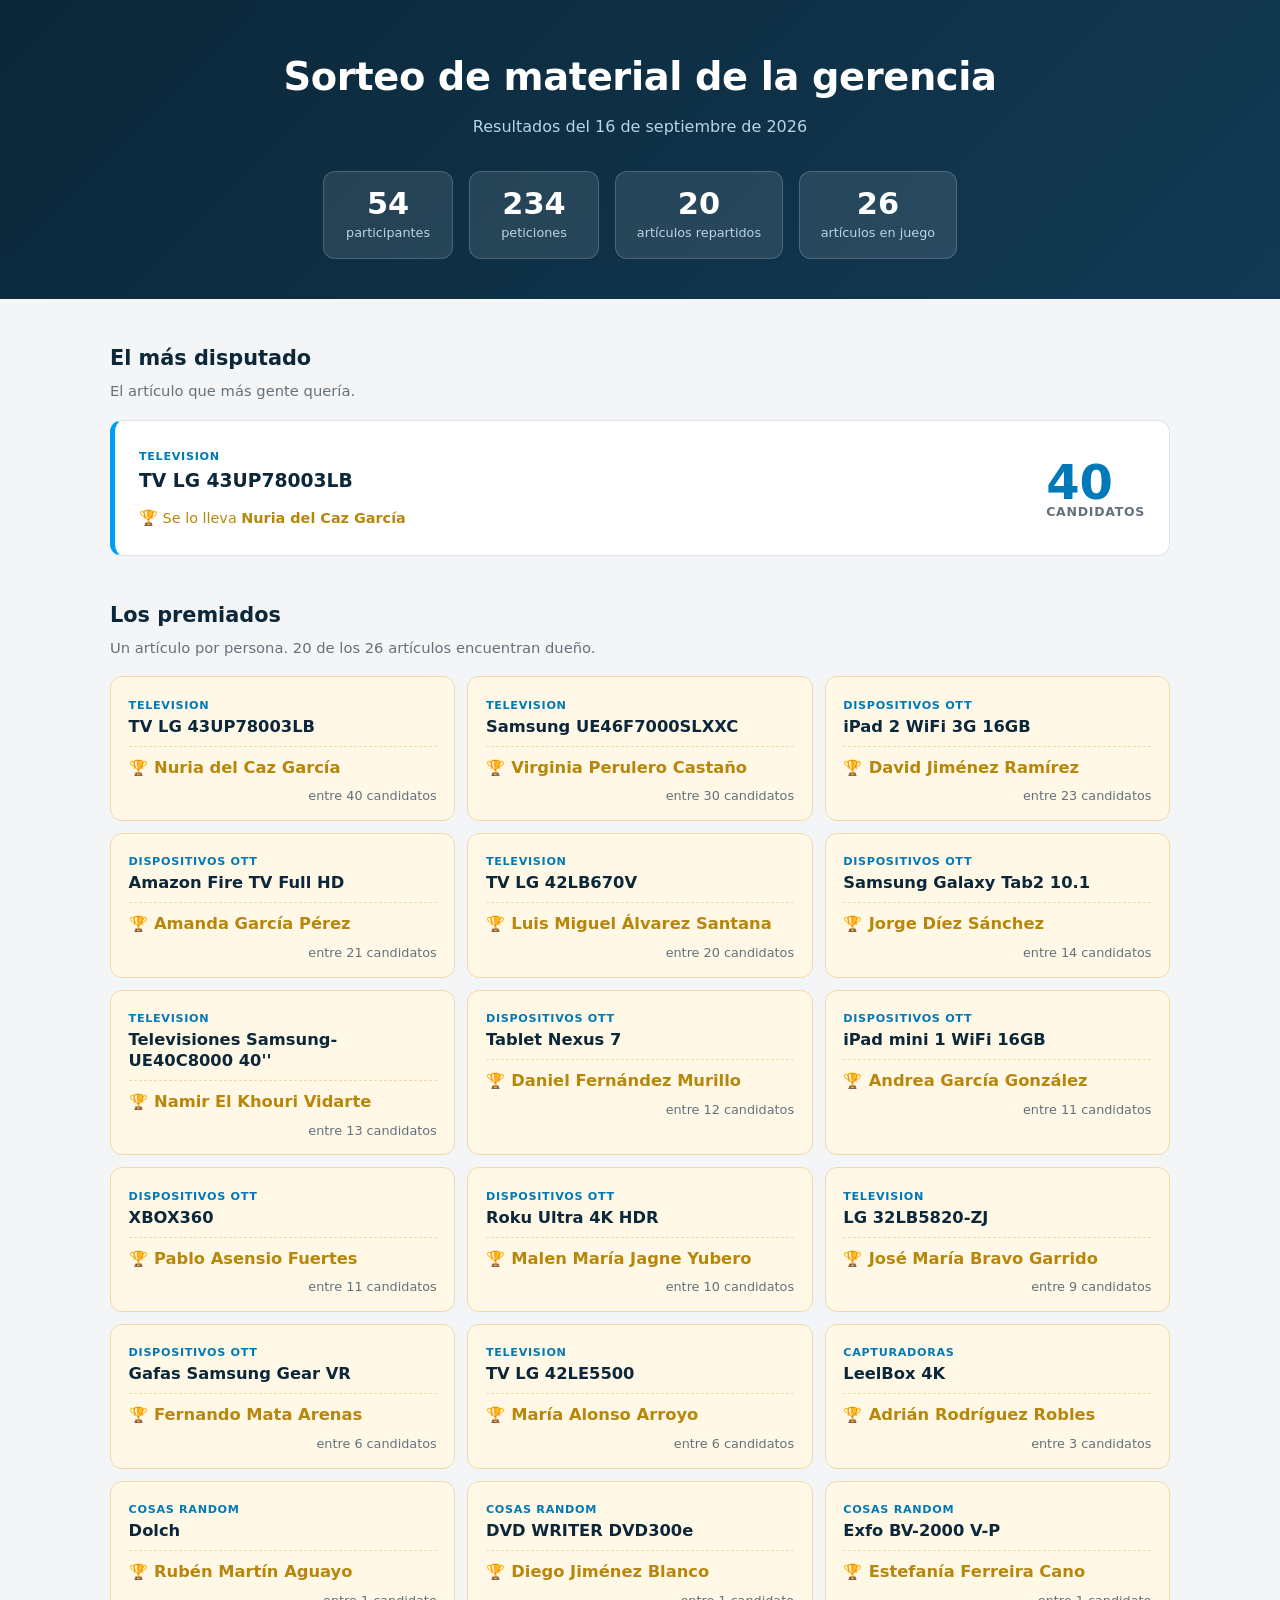
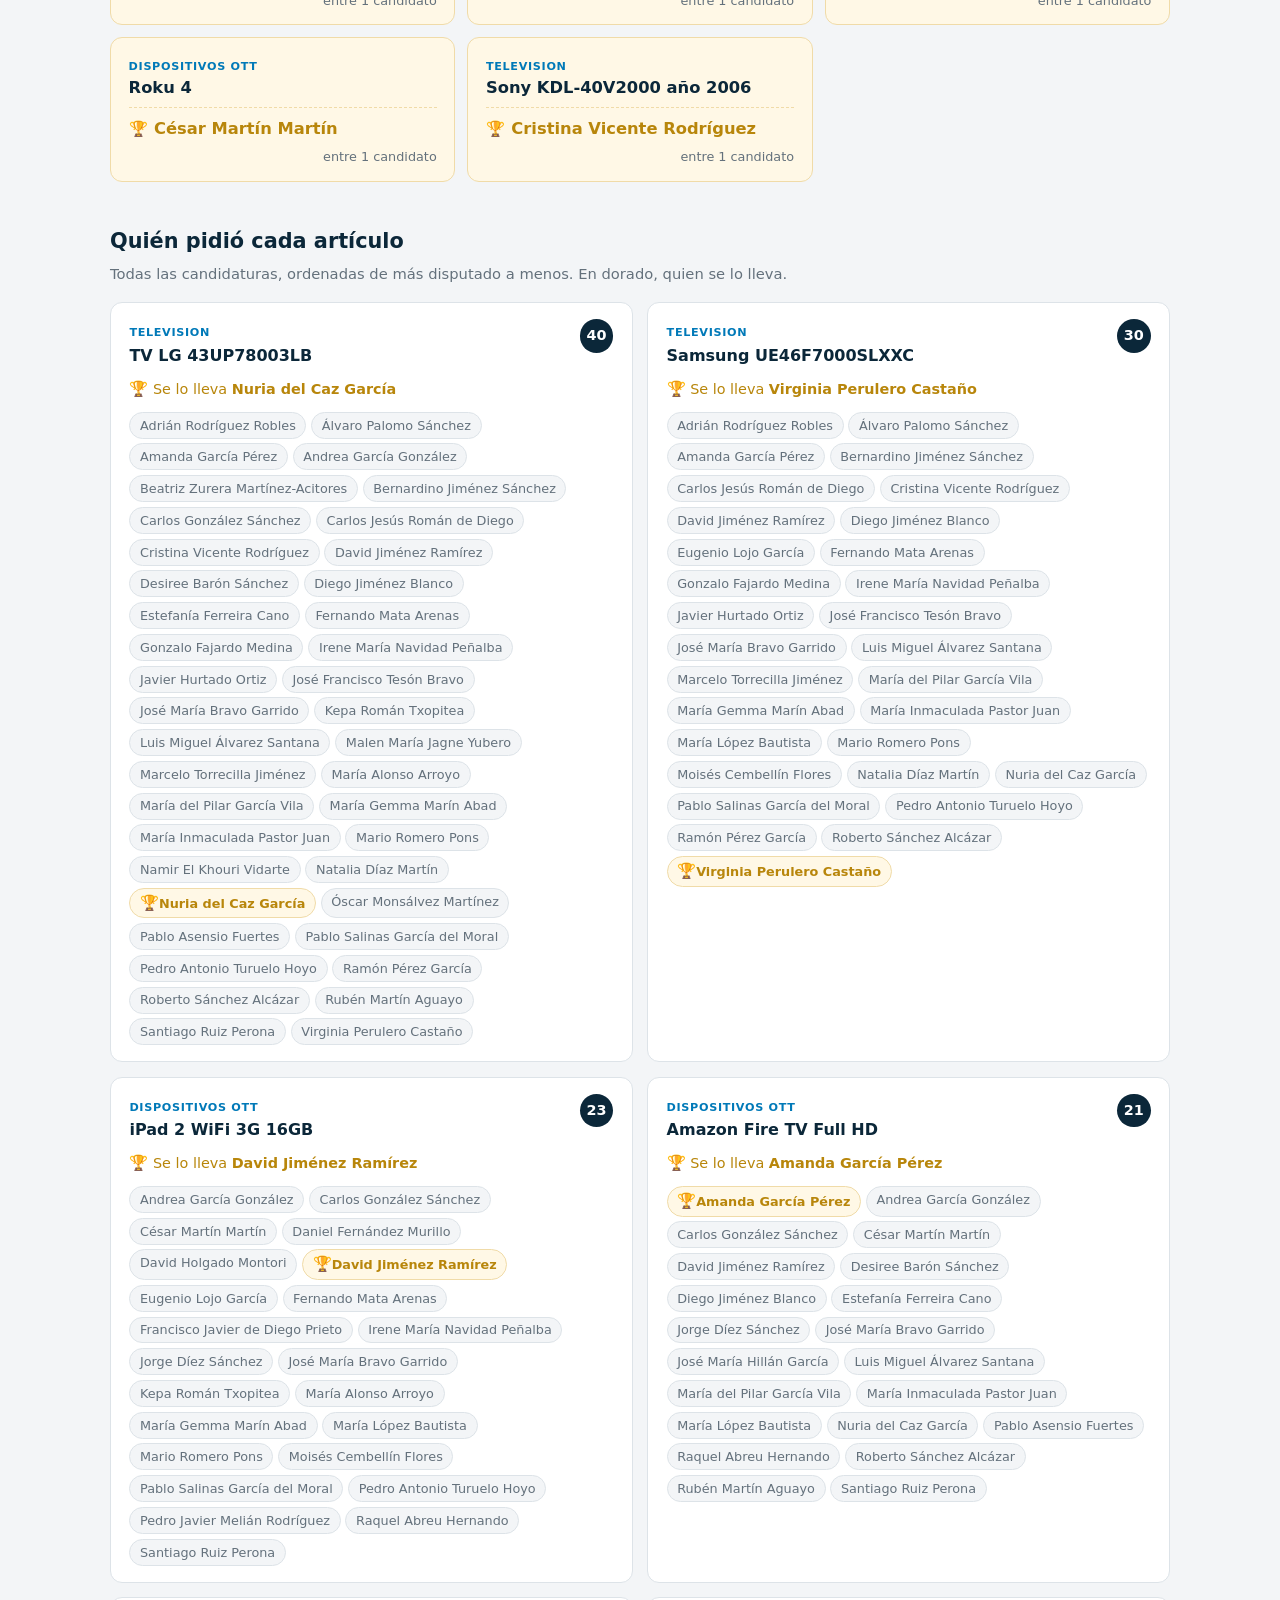
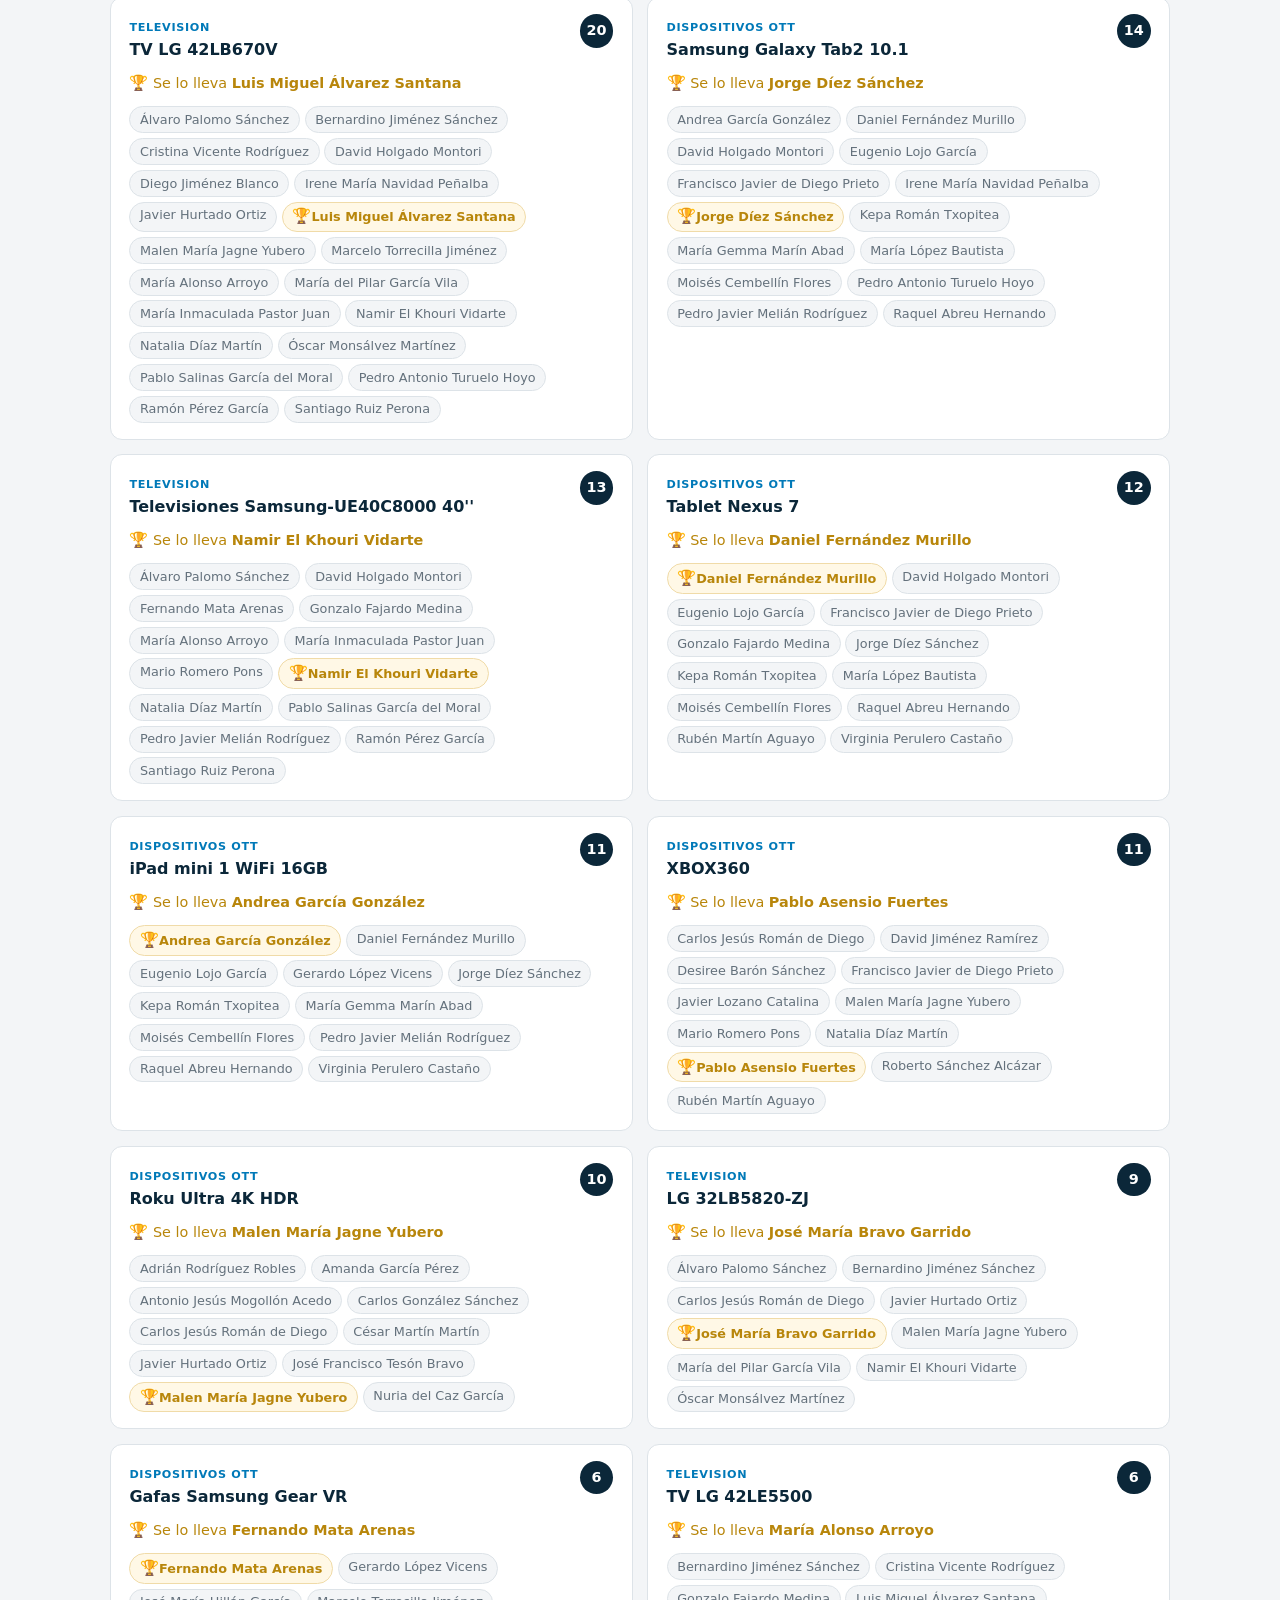
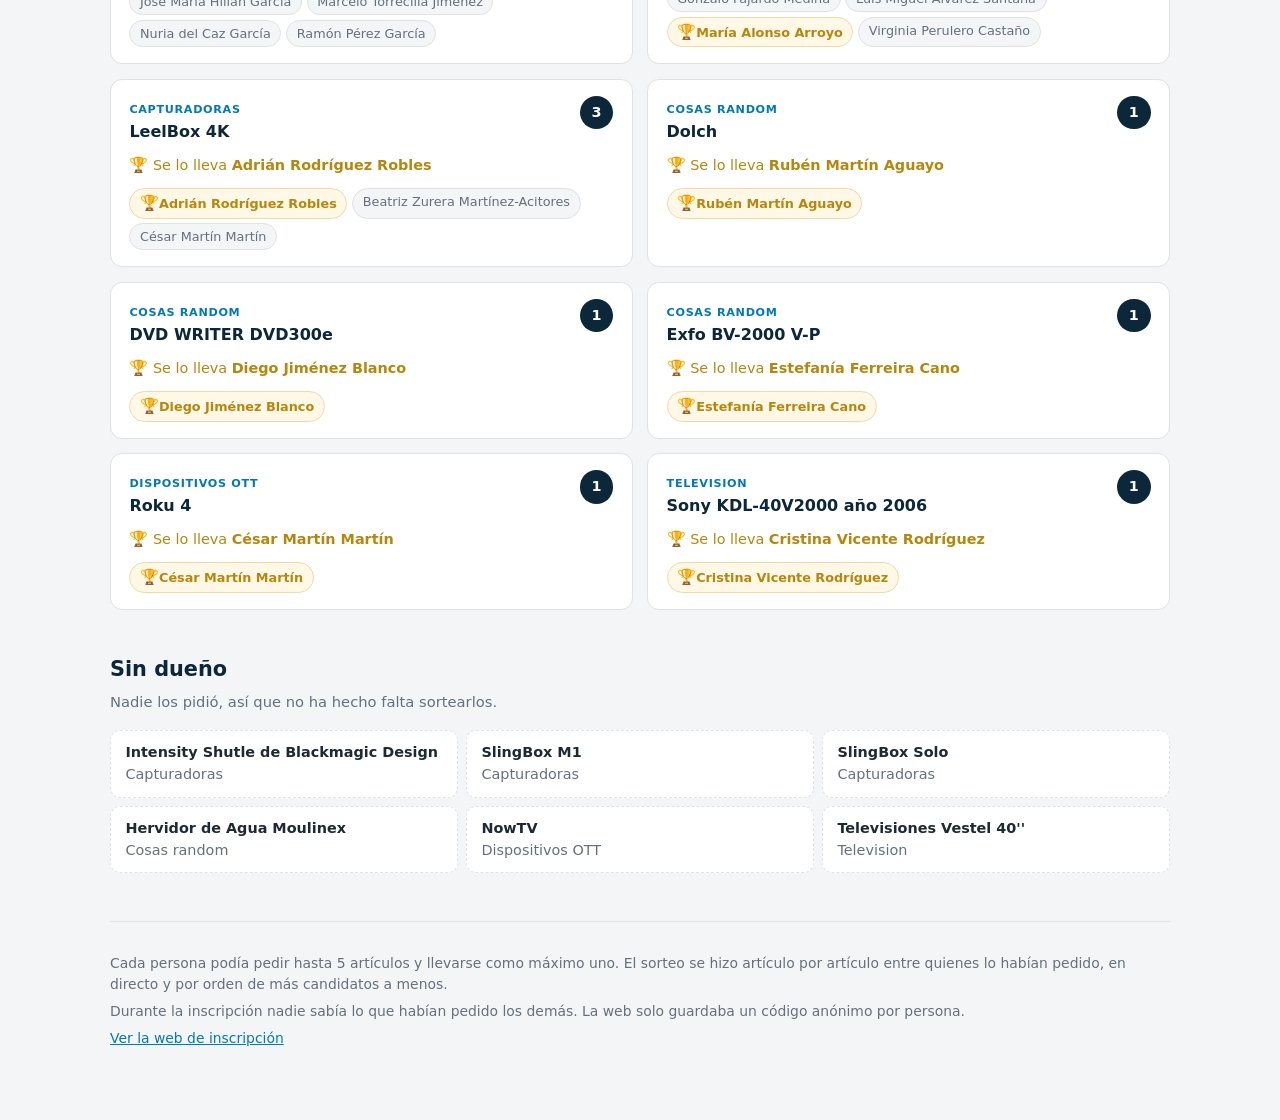
<file: index.html>
<!DOCTYPE html>
<html lang="es">
<head>
<meta charset="utf-8">
<meta name="viewport" content="width=device-width, initial-scale=1">
<meta name="robots" content="noindex, nofollow">
<title>Resultados del sorteo de material · Gerencia Movistar+</title>
<style>
:root{
  --blue:#0b2739; --accent:#019df4; --accent-dark:#0079b8;
  --gold:#b8860b; --gold-bg:#fff8e6; --gold-line:#f0dba8;
  --bg:#f3f5f7; --card:#fff; --text:#1d2a33; --muted:#64717c; --border:#dde3e8;
}
*{box-sizing:border-box}
body{margin:0;background:var(--bg);color:var(--text);line-height:1.5;
  font-family:system-ui,-apple-system,"Segoe UI",Roboto,sans-serif}
.wrap{max-width:1100px;margin:0 auto;padding:0 1.25rem 4rem}
h1,h2,h3{color:var(--blue);margin:0}
a{color:var(--accent-dark)}

/* Cabecera */
.hero{background:linear-gradient(135deg,var(--blue),#123a54);color:#fff;padding:3rem 1.25rem 2.5rem;text-align:center}
.hero h1{color:#fff;font-size:clamp(1.6rem,4vw,2.4rem);letter-spacing:-.01em}
.hero p{margin:.6rem 0 0;color:#b9d4e6}
.cifras{display:flex;flex-wrap:wrap;justify-content:center;gap:1rem;margin:2rem auto 0;max-width:820px}
.cifra{background:rgba(255,255,255,.1);border:1px solid rgba(255,255,255,.18);border-radius:12px;
  padding:.9rem 1.3rem;min-width:130px}
.cifra b{display:block;font-size:1.9rem;color:#fff;line-height:1.1}
.cifra span{font-size:.8rem;color:#b9d4e6}

section{margin-top:2.75rem}
section>h2{font-size:1.3rem;margin-bottom:.35rem}
section>.sub{color:var(--muted);margin:0 0 1.1rem;font-size:.92rem}

/* Más disputado */
.destacado{background:var(--card);border:1px solid var(--border);border-left:5px solid var(--accent);
  border-radius:12px;padding:1.4rem 1.5rem;display:flex;flex-wrap:wrap;gap:1.25rem;align-items:center;justify-content:space-between}
.destacado .n{font-size:3rem;font-weight:700;color:var(--accent-dark);line-height:1}
.destacado .n span{display:block;font-size:.78rem;font-weight:600;color:var(--muted);text-transform:uppercase;letter-spacing:.06em}

/* Premiados */
.premios{list-style:none;padding:0;margin:0;display:grid;gap:.75rem;
  grid-template-columns:repeat(auto-fill,minmax(330px,1fr))}
.premio{background:var(--gold-bg);border:1px solid var(--gold-line);border-radius:12px;padding:.9rem 1.1rem;
  display:flex;flex-direction:column;gap:.55rem}
.premio-obj h3{font-size:1.02rem;line-height:1.3}
.premio-quien{display:flex;align-items:baseline;gap:.4rem;flex-wrap:wrap;
  border-top:1px dashed var(--gold-line);padding-top:.55rem}
.premio-quien strong{color:var(--gold);font-size:1.02rem}
.entre{color:var(--muted);font-size:.8rem;margin-left:auto}
.corona{font-size:.95rem}

/* Detalle por artículo */
.detalles{display:grid;gap:.9rem;grid-template-columns:repeat(auto-fill,minmax(420px,1fr))}
.detalle{background:var(--card);border:1px solid var(--border);border-radius:12px;padding:1rem 1.15rem}
.detalle header{display:flex;justify-content:space-between;align-items:flex-start;gap:.75rem}
.detalle h3{font-size:1rem;line-height:1.3;margin-top:.15rem}
.contador{background:var(--blue);color:#fff;border-radius:999px;min-width:2.1rem;height:2.1rem;
  display:inline-flex;align-items:center;justify-content:center;font-weight:700;font-size:.9rem;flex:none}
.cat{font-size:.7rem;font-weight:700;text-transform:uppercase;letter-spacing:.06em;color:var(--accent-dark)}
.ganador-linea{margin:.7rem 0 .2rem;font-size:.9rem;color:var(--gold)}
.ganador-linea strong{color:var(--gold)}
.chips{list-style:none;display:flex;flex-wrap:wrap;gap:.3rem;padding:0;margin:.7rem 0 0}
.chip{background:var(--bg);border:1px solid var(--border);border-radius:999px;padding:.18rem .6rem;font-size:.8rem;color:var(--muted)}
.chip.ganador{background:var(--gold-bg);border-color:var(--gold-line);color:var(--gold);font-weight:600}

/* Desiertos */
.desiertos{list-style:none;padding:0;margin:0;display:grid;gap:.5rem;grid-template-columns:repeat(auto-fill,minmax(280px,1fr))}
.desiertos li{background:var(--card);border:1px dashed var(--border);border-radius:10px;padding:.7rem .9rem;color:var(--muted);font-size:.9rem}
.desiertos b{display:block;color:var(--text);font-weight:600}

footer{margin-top:3rem;padding-top:1.5rem;border-top:1px solid var(--border);color:var(--muted);font-size:.87rem}
footer p{margin:.4rem 0}

@media (max-width:640px){
  .detalles,.premios{grid-template-columns:1fr}
  .cifra{min-width:104px;padding:.7rem .9rem}
  .cifra b{font-size:1.5rem}
}
</style>
</head>
<body>

<div class="hero">
  <h1>Sorteo de material de la gerencia</h1>
  <p>Resultados del 16 de septiembre de 2026</p>
  <div class="cifras">
    <div class="cifra"><b>54</b><span>participantes</span></div>
    <div class="cifra"><b>234</b><span>peticiones</span></div>
    <div class="cifra"><b>20</b><span>artículos repartidos</span></div>
    <div class="cifra"><b>26</b><span>artículos en juego</span></div>
  </div>
</div>

<div class="wrap">

  <section>
    <h2>El más disputado</h2>
    <p class="sub">El artículo que más gente quería.</p>
    <div class="destacado">
      <div>
        <span class="cat">Television</span>
        <h3>TV LG 43UP78003LB</h3>
        <p class="ganador-linea"><span class="corona">🏆</span> Se lo lleva <strong>Nuria del Caz García</strong></p>
      </div>
      <div class="n">40<span>candidatos</span></div>
    </div>
  </section>

  <section>
    <h2>Los premiados</h2>
    <p class="sub">Un artículo por persona. 20 de los 26 artículos encuentran dueño.</p>
    <ul class="premios">

        <li class="premio">
          <div class="premio-obj">
            <span class="cat">Television</span>
            <h3>TV LG 43UP78003LB</h3>
          </div>
          <div class="premio-quien">
            <span class="corona">🏆</span>
            <strong>Nuria del Caz García</strong>
            <span class="entre">entre 40 candidatos</span>
          </div>
        </li>

        <li class="premio">
          <div class="premio-obj">
            <span class="cat">Television</span>
            <h3>Samsung UE46F7000SLXXC</h3>
          </div>
          <div class="premio-quien">
            <span class="corona">🏆</span>
            <strong>Virginia Perulero Castaño</strong>
            <span class="entre">entre 30 candidatos</span>
          </div>
        </li>

        <li class="premio">
          <div class="premio-obj">
            <span class="cat">Dispositivos OTT</span>
            <h3>iPad 2 WiFi 3G 16GB</h3>
          </div>
          <div class="premio-quien">
            <span class="corona">🏆</span>
            <strong>David Jiménez Ramírez</strong>
            <span class="entre">entre 23 candidatos</span>
          </div>
        </li>

        <li class="premio">
          <div class="premio-obj">
            <span class="cat">Dispositivos OTT</span>
            <h3>Amazon Fire TV Full HD</h3>
          </div>
          <div class="premio-quien">
            <span class="corona">🏆</span>
            <strong>Amanda García Pérez</strong>
            <span class="entre">entre 21 candidatos</span>
          </div>
        </li>

        <li class="premio">
          <div class="premio-obj">
            <span class="cat">Television</span>
            <h3>TV LG 42LB670V</h3>
          </div>
          <div class="premio-quien">
            <span class="corona">🏆</span>
            <strong>Luis Miguel Álvarez Santana</strong>
            <span class="entre">entre 20 candidatos</span>
          </div>
        </li>

        <li class="premio">
          <div class="premio-obj">
            <span class="cat">Dispositivos OTT</span>
            <h3>Samsung Galaxy Tab2 10.1</h3>
          </div>
          <div class="premio-quien">
            <span class="corona">🏆</span>
            <strong>Jorge Díez Sánchez</strong>
            <span class="entre">entre 14 candidatos</span>
          </div>
        </li>

        <li class="premio">
          <div class="premio-obj">
            <span class="cat">Television</span>
            <h3>Televisiones Samsung-UE40C8000 40&#39;&#39;</h3>
          </div>
          <div class="premio-quien">
            <span class="corona">🏆</span>
            <strong>Namir El Khouri Vidarte</strong>
            <span class="entre">entre 13 candidatos</span>
          </div>
        </li>

        <li class="premio">
          <div class="premio-obj">
            <span class="cat">Dispositivos OTT</span>
            <h3>Tablet Nexus 7</h3>
          </div>
          <div class="premio-quien">
            <span class="corona">🏆</span>
            <strong>Daniel Fernández Murillo</strong>
            <span class="entre">entre 12 candidatos</span>
          </div>
        </li>

        <li class="premio">
          <div class="premio-obj">
            <span class="cat">Dispositivos OTT</span>
            <h3>iPad mini 1 WiFi 16GB</h3>
          </div>
          <div class="premio-quien">
            <span class="corona">🏆</span>
            <strong>Andrea García González</strong>
            <span class="entre">entre 11 candidatos</span>
          </div>
        </li>

        <li class="premio">
          <div class="premio-obj">
            <span class="cat">Dispositivos OTT</span>
            <h3>XBOX360</h3>
          </div>
          <div class="premio-quien">
            <span class="corona">🏆</span>
            <strong>Pablo Asensio Fuertes</strong>
            <span class="entre">entre 11 candidatos</span>
          </div>
        </li>

        <li class="premio">
          <div class="premio-obj">
            <span class="cat">Dispositivos OTT</span>
            <h3>Roku Ultra 4K HDR</h3>
          </div>
          <div class="premio-quien">
            <span class="corona">🏆</span>
            <strong>Malen María Jagne Yubero</strong>
            <span class="entre">entre 10 candidatos</span>
          </div>
        </li>

        <li class="premio">
          <div class="premio-obj">
            <span class="cat">Television</span>
            <h3>LG 32LB5820-ZJ</h3>
          </div>
          <div class="premio-quien">
            <span class="corona">🏆</span>
            <strong>José María Bravo Garrido</strong>
            <span class="entre">entre 9 candidatos</span>
          </div>
        </li>

        <li class="premio">
          <div class="premio-obj">
            <span class="cat">Dispositivos OTT</span>
            <h3>Gafas Samsung Gear VR</h3>
          </div>
          <div class="premio-quien">
            <span class="corona">🏆</span>
            <strong>Fernando Mata Arenas</strong>
            <span class="entre">entre 6 candidatos</span>
          </div>
        </li>

        <li class="premio">
          <div class="premio-obj">
            <span class="cat">Television</span>
            <h3>TV LG 42LE5500</h3>
          </div>
          <div class="premio-quien">
            <span class="corona">🏆</span>
            <strong>María Alonso Arroyo</strong>
            <span class="entre">entre 6 candidatos</span>
          </div>
        </li>

        <li class="premio">
          <div class="premio-obj">
            <span class="cat">Capturadoras</span>
            <h3>LeelBox 4K</h3>
          </div>
          <div class="premio-quien">
            <span class="corona">🏆</span>
            <strong>Adrián Rodríguez Robles</strong>
            <span class="entre">entre 3 candidatos</span>
          </div>
        </li>

        <li class="premio">
          <div class="premio-obj">
            <span class="cat">Cosas random</span>
            <h3>Dolch</h3>
          </div>
          <div class="premio-quien">
            <span class="corona">🏆</span>
            <strong>Rubén Martín Aguayo</strong>
            <span class="entre">entre 1 candidato</span>
          </div>
        </li>

        <li class="premio">
          <div class="premio-obj">
            <span class="cat">Cosas random</span>
            <h3>DVD WRITER DVD300e</h3>
          </div>
          <div class="premio-quien">
            <span class="corona">🏆</span>
            <strong>Diego Jiménez Blanco</strong>
            <span class="entre">entre 1 candidato</span>
          </div>
        </li>

        <li class="premio">
          <div class="premio-obj">
            <span class="cat">Cosas random</span>
            <h3>Exfo BV-2000 V-P</h3>
          </div>
          <div class="premio-quien">
            <span class="corona">🏆</span>
            <strong>Estefanía Ferreira Cano</strong>
            <span class="entre">entre 1 candidato</span>
          </div>
        </li>

        <li class="premio">
          <div class="premio-obj">
            <span class="cat">Dispositivos OTT</span>
            <h3>Roku 4</h3>
          </div>
          <div class="premio-quien">
            <span class="corona">🏆</span>
            <strong>César Martín Martín</strong>
            <span class="entre">entre 1 candidato</span>
          </div>
        </li>

        <li class="premio">
          <div class="premio-obj">
            <span class="cat">Television</span>
            <h3>Sony KDL-40V2000 año 2006</h3>
          </div>
          <div class="premio-quien">
            <span class="corona">🏆</span>
            <strong>Cristina Vicente Rodríguez</strong>
            <span class="entre">entre 1 candidato</span>
          </div>
        </li>
    </ul>
  </section>

  <section>
    <h2>Quién pidió cada artículo</h2>
    <p class="sub">Todas las candidaturas, ordenadas de más disputado a menos. En dorado, quien se lo lleva.</p>
    <div class="detalles">

        <article class="detalle">
          <header>
            <div>
              <span class="cat">Television</span>
              <h3>TV LG 43UP78003LB</h3>
            </div>
            <span class="contador">40</span>
          </header>
          <p class="ganador-linea"><span class="corona">🏆</span> Se lo lleva <strong>Nuria del Caz García</strong></p>
          <ul class="chips"><li class="chip">Adrián Rodríguez Robles</li><li class="chip">Álvaro Palomo Sánchez</li><li class="chip">Amanda García Pérez</li><li class="chip">Andrea García González</li><li class="chip">Beatriz Zurera Martínez-Acitores</li><li class="chip">Bernardino Jiménez Sánchez</li><li class="chip">Carlos González Sánchez</li><li class="chip">Carlos Jesús Román de Diego</li><li class="chip">Cristina Vicente Rodríguez</li><li class="chip">David Jiménez Ramírez</li><li class="chip">Desiree Barón Sánchez</li><li class="chip">Diego Jiménez Blanco</li><li class="chip">Estefanía Ferreira Cano</li><li class="chip">Fernando Mata Arenas</li><li class="chip">Gonzalo Fajardo Medina</li><li class="chip">Irene María Navidad Peñalba</li><li class="chip">Javier Hurtado Ortiz</li><li class="chip">José Francisco Tesón Bravo</li><li class="chip">José María Bravo Garrido</li><li class="chip">Kepa Román Txopitea</li><li class="chip">Luis Miguel Álvarez Santana</li><li class="chip">Malen María Jagne Yubero</li><li class="chip">Marcelo Torrecilla Jiménez</li><li class="chip">María Alonso Arroyo</li><li class="chip">María del Pilar García Vila</li><li class="chip">María Gemma Marín Abad</li><li class="chip">María Inmaculada Pastor Juan</li><li class="chip">Mario Romero Pons</li><li class="chip">Namir El Khouri Vidarte</li><li class="chip">Natalia Díaz Martín</li><li class="chip ganador"><span class="corona">🏆</span>Nuria del Caz García</li><li class="chip">Óscar Monsálvez Martínez</li><li class="chip">Pablo Asensio Fuertes</li><li class="chip">Pablo Salinas García del Moral</li><li class="chip">Pedro Antonio Turuelo Hoyo</li><li class="chip">Ramón Pérez García</li><li class="chip">Roberto Sánchez Alcázar</li><li class="chip">Rubén Martín Aguayo</li><li class="chip">Santiago Ruiz Perona</li><li class="chip">Virginia Perulero Castaño</li></ul>
        </article>

        <article class="detalle">
          <header>
            <div>
              <span class="cat">Television</span>
              <h3>Samsung UE46F7000SLXXC</h3>
            </div>
            <span class="contador">30</span>
          </header>
          <p class="ganador-linea"><span class="corona">🏆</span> Se lo lleva <strong>Virginia Perulero Castaño</strong></p>
          <ul class="chips"><li class="chip">Adrián Rodríguez Robles</li><li class="chip">Álvaro Palomo Sánchez</li><li class="chip">Amanda García Pérez</li><li class="chip">Bernardino Jiménez Sánchez</li><li class="chip">Carlos Jesús Román de Diego</li><li class="chip">Cristina Vicente Rodríguez</li><li class="chip">David Jiménez Ramírez</li><li class="chip">Diego Jiménez Blanco</li><li class="chip">Eugenio Lojo García</li><li class="chip">Fernando Mata Arenas</li><li class="chip">Gonzalo Fajardo Medina</li><li class="chip">Irene María Navidad Peñalba</li><li class="chip">Javier Hurtado Ortiz</li><li class="chip">José Francisco Tesón Bravo</li><li class="chip">José María Bravo Garrido</li><li class="chip">Luis Miguel Álvarez Santana</li><li class="chip">Marcelo Torrecilla Jiménez</li><li class="chip">María del Pilar García Vila</li><li class="chip">María Gemma Marín Abad</li><li class="chip">María Inmaculada Pastor Juan</li><li class="chip">María López Bautista</li><li class="chip">Mario Romero Pons</li><li class="chip">Moisés Cembellín Flores</li><li class="chip">Natalia Díaz Martín</li><li class="chip">Nuria del Caz García</li><li class="chip">Pablo Salinas García del Moral</li><li class="chip">Pedro Antonio Turuelo Hoyo</li><li class="chip">Ramón Pérez García</li><li class="chip">Roberto Sánchez Alcázar</li><li class="chip ganador"><span class="corona">🏆</span>Virginia Perulero Castaño</li></ul>
        </article>

        <article class="detalle">
          <header>
            <div>
              <span class="cat">Dispositivos OTT</span>
              <h3>iPad 2 WiFi 3G 16GB</h3>
            </div>
            <span class="contador">23</span>
          </header>
          <p class="ganador-linea"><span class="corona">🏆</span> Se lo lleva <strong>David Jiménez Ramírez</strong></p>
          <ul class="chips"><li class="chip">Andrea García González</li><li class="chip">Carlos González Sánchez</li><li class="chip">César Martín Martín</li><li class="chip">Daniel Fernández Murillo</li><li class="chip">David Holgado Montori</li><li class="chip ganador"><span class="corona">🏆</span>David Jiménez Ramírez</li><li class="chip">Eugenio Lojo García</li><li class="chip">Fernando Mata Arenas</li><li class="chip">Francisco Javier de Diego Prieto</li><li class="chip">Irene María Navidad Peñalba</li><li class="chip">Jorge Díez Sánchez</li><li class="chip">José María Bravo Garrido</li><li class="chip">Kepa Román Txopitea</li><li class="chip">María Alonso Arroyo</li><li class="chip">María Gemma Marín Abad</li><li class="chip">María López Bautista</li><li class="chip">Mario Romero Pons</li><li class="chip">Moisés Cembellín Flores</li><li class="chip">Pablo Salinas García del Moral</li><li class="chip">Pedro Antonio Turuelo Hoyo</li><li class="chip">Pedro Javier Melián Rodríguez</li><li class="chip">Raquel Abreu Hernando</li><li class="chip">Santiago Ruiz Perona</li></ul>
        </article>

        <article class="detalle">
          <header>
            <div>
              <span class="cat">Dispositivos OTT</span>
              <h3>Amazon Fire TV Full HD</h3>
            </div>
            <span class="contador">21</span>
          </header>
          <p class="ganador-linea"><span class="corona">🏆</span> Se lo lleva <strong>Amanda García Pérez</strong></p>
          <ul class="chips"><li class="chip ganador"><span class="corona">🏆</span>Amanda García Pérez</li><li class="chip">Andrea García González</li><li class="chip">Carlos González Sánchez</li><li class="chip">César Martín Martín</li><li class="chip">David Jiménez Ramírez</li><li class="chip">Desiree Barón Sánchez</li><li class="chip">Diego Jiménez Blanco</li><li class="chip">Estefanía Ferreira Cano</li><li class="chip">Jorge Díez Sánchez</li><li class="chip">José María Bravo Garrido</li><li class="chip">José María Hillán García</li><li class="chip">Luis Miguel Álvarez Santana</li><li class="chip">María del Pilar García Vila</li><li class="chip">María Inmaculada Pastor Juan</li><li class="chip">María López Bautista</li><li class="chip">Nuria del Caz García</li><li class="chip">Pablo Asensio Fuertes</li><li class="chip">Raquel Abreu Hernando</li><li class="chip">Roberto Sánchez Alcázar</li><li class="chip">Rubén Martín Aguayo</li><li class="chip">Santiago Ruiz Perona</li></ul>
        </article>

        <article class="detalle">
          <header>
            <div>
              <span class="cat">Television</span>
              <h3>TV LG 42LB670V</h3>
            </div>
            <span class="contador">20</span>
          </header>
          <p class="ganador-linea"><span class="corona">🏆</span> Se lo lleva <strong>Luis Miguel Álvarez Santana</strong></p>
          <ul class="chips"><li class="chip">Álvaro Palomo Sánchez</li><li class="chip">Bernardino Jiménez Sánchez</li><li class="chip">Cristina Vicente Rodríguez</li><li class="chip">David Holgado Montori</li><li class="chip">Diego Jiménez Blanco</li><li class="chip">Irene María Navidad Peñalba</li><li class="chip">Javier Hurtado Ortiz</li><li class="chip ganador"><span class="corona">🏆</span>Luis Miguel Álvarez Santana</li><li class="chip">Malen María Jagne Yubero</li><li class="chip">Marcelo Torrecilla Jiménez</li><li class="chip">María Alonso Arroyo</li><li class="chip">María del Pilar García Vila</li><li class="chip">María Inmaculada Pastor Juan</li><li class="chip">Namir El Khouri Vidarte</li><li class="chip">Natalia Díaz Martín</li><li class="chip">Óscar Monsálvez Martínez</li><li class="chip">Pablo Salinas García del Moral</li><li class="chip">Pedro Antonio Turuelo Hoyo</li><li class="chip">Ramón Pérez García</li><li class="chip">Santiago Ruiz Perona</li></ul>
        </article>

        <article class="detalle">
          <header>
            <div>
              <span class="cat">Dispositivos OTT</span>
              <h3>Samsung Galaxy Tab2 10.1</h3>
            </div>
            <span class="contador">14</span>
          </header>
          <p class="ganador-linea"><span class="corona">🏆</span> Se lo lleva <strong>Jorge Díez Sánchez</strong></p>
          <ul class="chips"><li class="chip">Andrea García González</li><li class="chip">Daniel Fernández Murillo</li><li class="chip">David Holgado Montori</li><li class="chip">Eugenio Lojo García</li><li class="chip">Francisco Javier de Diego Prieto</li><li class="chip">Irene María Navidad Peñalba</li><li class="chip ganador"><span class="corona">🏆</span>Jorge Díez Sánchez</li><li class="chip">Kepa Román Txopitea</li><li class="chip">María Gemma Marín Abad</li><li class="chip">María López Bautista</li><li class="chip">Moisés Cembellín Flores</li><li class="chip">Pedro Antonio Turuelo Hoyo</li><li class="chip">Pedro Javier Melián Rodríguez</li><li class="chip">Raquel Abreu Hernando</li></ul>
        </article>

        <article class="detalle">
          <header>
            <div>
              <span class="cat">Television</span>
              <h3>Televisiones Samsung-UE40C8000 40&#39;&#39;</h3>
            </div>
            <span class="contador">13</span>
          </header>
          <p class="ganador-linea"><span class="corona">🏆</span> Se lo lleva <strong>Namir El Khouri Vidarte</strong></p>
          <ul class="chips"><li class="chip">Álvaro Palomo Sánchez</li><li class="chip">David Holgado Montori</li><li class="chip">Fernando Mata Arenas</li><li class="chip">Gonzalo Fajardo Medina</li><li class="chip">María Alonso Arroyo</li><li class="chip">María Inmaculada Pastor Juan</li><li class="chip">Mario Romero Pons</li><li class="chip ganador"><span class="corona">🏆</span>Namir El Khouri Vidarte</li><li class="chip">Natalia Díaz Martín</li><li class="chip">Pablo Salinas García del Moral</li><li class="chip">Pedro Javier Melián Rodríguez</li><li class="chip">Ramón Pérez García</li><li class="chip">Santiago Ruiz Perona</li></ul>
        </article>

        <article class="detalle">
          <header>
            <div>
              <span class="cat">Dispositivos OTT</span>
              <h3>Tablet Nexus 7</h3>
            </div>
            <span class="contador">12</span>
          </header>
          <p class="ganador-linea"><span class="corona">🏆</span> Se lo lleva <strong>Daniel Fernández Murillo</strong></p>
          <ul class="chips"><li class="chip ganador"><span class="corona">🏆</span>Daniel Fernández Murillo</li><li class="chip">David Holgado Montori</li><li class="chip">Eugenio Lojo García</li><li class="chip">Francisco Javier de Diego Prieto</li><li class="chip">Gonzalo Fajardo Medina</li><li class="chip">Jorge Díez Sánchez</li><li class="chip">Kepa Román Txopitea</li><li class="chip">María López Bautista</li><li class="chip">Moisés Cembellín Flores</li><li class="chip">Raquel Abreu Hernando</li><li class="chip">Rubén Martín Aguayo</li><li class="chip">Virginia Perulero Castaño</li></ul>
        </article>

        <article class="detalle">
          <header>
            <div>
              <span class="cat">Dispositivos OTT</span>
              <h3>iPad mini 1 WiFi 16GB</h3>
            </div>
            <span class="contador">11</span>
          </header>
          <p class="ganador-linea"><span class="corona">🏆</span> Se lo lleva <strong>Andrea García González</strong></p>
          <ul class="chips"><li class="chip ganador"><span class="corona">🏆</span>Andrea García González</li><li class="chip">Daniel Fernández Murillo</li><li class="chip">Eugenio Lojo García</li><li class="chip">Gerardo López Vicens</li><li class="chip">Jorge Díez Sánchez</li><li class="chip">Kepa Román Txopitea</li><li class="chip">María Gemma Marín Abad</li><li class="chip">Moisés Cembellín Flores</li><li class="chip">Pedro Javier Melián Rodríguez</li><li class="chip">Raquel Abreu Hernando</li><li class="chip">Virginia Perulero Castaño</li></ul>
        </article>

        <article class="detalle">
          <header>
            <div>
              <span class="cat">Dispositivos OTT</span>
              <h3>XBOX360</h3>
            </div>
            <span class="contador">11</span>
          </header>
          <p class="ganador-linea"><span class="corona">🏆</span> Se lo lleva <strong>Pablo Asensio Fuertes</strong></p>
          <ul class="chips"><li class="chip">Carlos Jesús Román de Diego</li><li class="chip">David Jiménez Ramírez</li><li class="chip">Desiree Barón Sánchez</li><li class="chip">Francisco Javier de Diego Prieto</li><li class="chip">Javier Lozano Catalina</li><li class="chip">Malen María Jagne Yubero</li><li class="chip">Mario Romero Pons</li><li class="chip">Natalia Díaz Martín</li><li class="chip ganador"><span class="corona">🏆</span>Pablo Asensio Fuertes</li><li class="chip">Roberto Sánchez Alcázar</li><li class="chip">Rubén Martín Aguayo</li></ul>
        </article>

        <article class="detalle">
          <header>
            <div>
              <span class="cat">Dispositivos OTT</span>
              <h3>Roku Ultra 4K HDR</h3>
            </div>
            <span class="contador">10</span>
          </header>
          <p class="ganador-linea"><span class="corona">🏆</span> Se lo lleva <strong>Malen María Jagne Yubero</strong></p>
          <ul class="chips"><li class="chip">Adrián Rodríguez Robles</li><li class="chip">Amanda García Pérez</li><li class="chip">Antonio Jesús Mogollón Acedo</li><li class="chip">Carlos González Sánchez</li><li class="chip">Carlos Jesús Román de Diego</li><li class="chip">César Martín Martín</li><li class="chip">Javier Hurtado Ortiz</li><li class="chip">José Francisco Tesón Bravo</li><li class="chip ganador"><span class="corona">🏆</span>Malen María Jagne Yubero</li><li class="chip">Nuria del Caz García</li></ul>
        </article>

        <article class="detalle">
          <header>
            <div>
              <span class="cat">Television</span>
              <h3>LG 32LB5820-ZJ</h3>
            </div>
            <span class="contador">9</span>
          </header>
          <p class="ganador-linea"><span class="corona">🏆</span> Se lo lleva <strong>José María Bravo Garrido</strong></p>
          <ul class="chips"><li class="chip">Álvaro Palomo Sánchez</li><li class="chip">Bernardino Jiménez Sánchez</li><li class="chip">Carlos Jesús Román de Diego</li><li class="chip">Javier Hurtado Ortiz</li><li class="chip ganador"><span class="corona">🏆</span>José María Bravo Garrido</li><li class="chip">Malen María Jagne Yubero</li><li class="chip">María del Pilar García Vila</li><li class="chip">Namir El Khouri Vidarte</li><li class="chip">Óscar Monsálvez Martínez</li></ul>
        </article>

        <article class="detalle">
          <header>
            <div>
              <span class="cat">Dispositivos OTT</span>
              <h3>Gafas Samsung Gear VR</h3>
            </div>
            <span class="contador">6</span>
          </header>
          <p class="ganador-linea"><span class="corona">🏆</span> Se lo lleva <strong>Fernando Mata Arenas</strong></p>
          <ul class="chips"><li class="chip ganador"><span class="corona">🏆</span>Fernando Mata Arenas</li><li class="chip">Gerardo López Vicens</li><li class="chip">José María Hillán García</li><li class="chip">Marcelo Torrecilla Jiménez</li><li class="chip">Nuria del Caz García</li><li class="chip">Ramón Pérez García</li></ul>
        </article>

        <article class="detalle">
          <header>
            <div>
              <span class="cat">Television</span>
              <h3>TV LG 42LE5500</h3>
            </div>
            <span class="contador">6</span>
          </header>
          <p class="ganador-linea"><span class="corona">🏆</span> Se lo lleva <strong>María Alonso Arroyo</strong></p>
          <ul class="chips"><li class="chip">Bernardino Jiménez Sánchez</li><li class="chip">Cristina Vicente Rodríguez</li><li class="chip">Gonzalo Fajardo Medina</li><li class="chip">Luis Miguel Álvarez Santana</li><li class="chip ganador"><span class="corona">🏆</span>María Alonso Arroyo</li><li class="chip">Virginia Perulero Castaño</li></ul>
        </article>

        <article class="detalle">
          <header>
            <div>
              <span class="cat">Capturadoras</span>
              <h3>LeelBox 4K</h3>
            </div>
            <span class="contador">3</span>
          </header>
          <p class="ganador-linea"><span class="corona">🏆</span> Se lo lleva <strong>Adrián Rodríguez Robles</strong></p>
          <ul class="chips"><li class="chip ganador"><span class="corona">🏆</span>Adrián Rodríguez Robles</li><li class="chip">Beatriz Zurera Martínez-Acitores</li><li class="chip">César Martín Martín</li></ul>
        </article>

        <article class="detalle">
          <header>
            <div>
              <span class="cat">Cosas random</span>
              <h3>Dolch</h3>
            </div>
            <span class="contador">1</span>
          </header>
          <p class="ganador-linea"><span class="corona">🏆</span> Se lo lleva <strong>Rubén Martín Aguayo</strong></p>
          <ul class="chips"><li class="chip ganador"><span class="corona">🏆</span>Rubén Martín Aguayo</li></ul>
        </article>

        <article class="detalle">
          <header>
            <div>
              <span class="cat">Cosas random</span>
              <h3>DVD WRITER DVD300e</h3>
            </div>
            <span class="contador">1</span>
          </header>
          <p class="ganador-linea"><span class="corona">🏆</span> Se lo lleva <strong>Diego Jiménez Blanco</strong></p>
          <ul class="chips"><li class="chip ganador"><span class="corona">🏆</span>Diego Jiménez Blanco</li></ul>
        </article>

        <article class="detalle">
          <header>
            <div>
              <span class="cat">Cosas random</span>
              <h3>Exfo BV-2000 V-P</h3>
            </div>
            <span class="contador">1</span>
          </header>
          <p class="ganador-linea"><span class="corona">🏆</span> Se lo lleva <strong>Estefanía Ferreira Cano</strong></p>
          <ul class="chips"><li class="chip ganador"><span class="corona">🏆</span>Estefanía Ferreira Cano</li></ul>
        </article>

        <article class="detalle">
          <header>
            <div>
              <span class="cat">Dispositivos OTT</span>
              <h3>Roku 4</h3>
            </div>
            <span class="contador">1</span>
          </header>
          <p class="ganador-linea"><span class="corona">🏆</span> Se lo lleva <strong>César Martín Martín</strong></p>
          <ul class="chips"><li class="chip ganador"><span class="corona">🏆</span>César Martín Martín</li></ul>
        </article>

        <article class="detalle">
          <header>
            <div>
              <span class="cat">Television</span>
              <h3>Sony KDL-40V2000 año 2006</h3>
            </div>
            <span class="contador">1</span>
          </header>
          <p class="ganador-linea"><span class="corona">🏆</span> Se lo lleva <strong>Cristina Vicente Rodríguez</strong></p>
          <ul class="chips"><li class="chip ganador"><span class="corona">🏆</span>Cristina Vicente Rodríguez</li></ul>
        </article>
    </div>
  </section>

  <section>
    <h2>Sin dueño</h2>
    <p class="sub">Nadie los pidió, así que no ha hecho falta sortearlos.</p>
    <ul class="desiertos">
      <li><b>Intensity Shutle de Blackmagic Design</b>Capturadoras</li>
      <li><b>SlingBox M1</b>Capturadoras</li>
      <li><b>SlingBox Solo</b>Capturadoras</li>
      <li><b>Hervidor de Agua Moulinex</b>Cosas random</li>
      <li><b>NowTV</b>Dispositivos OTT</li>
      <li><b>Televisiones Vestel 40&#39;&#39;</b>Television</li>
    </ul>
  </section>

  <footer>
    <p>Cada persona podía pedir hasta 5 artículos y llevarse como máximo uno. El sorteo se hizo artículo por artículo entre quienes lo habían pedido, en directo y por orden de más candidatos a menos.</p>
    <p>Durante la inscripción nadie sabía lo que habían pedido los demás. La web solo guardaba un código anónimo por persona.</p>
    <p><a href="inscripcion.html">Ver la web de inscripción</a></p>
  </footer>

</div>
</body>
</html>
</file>
